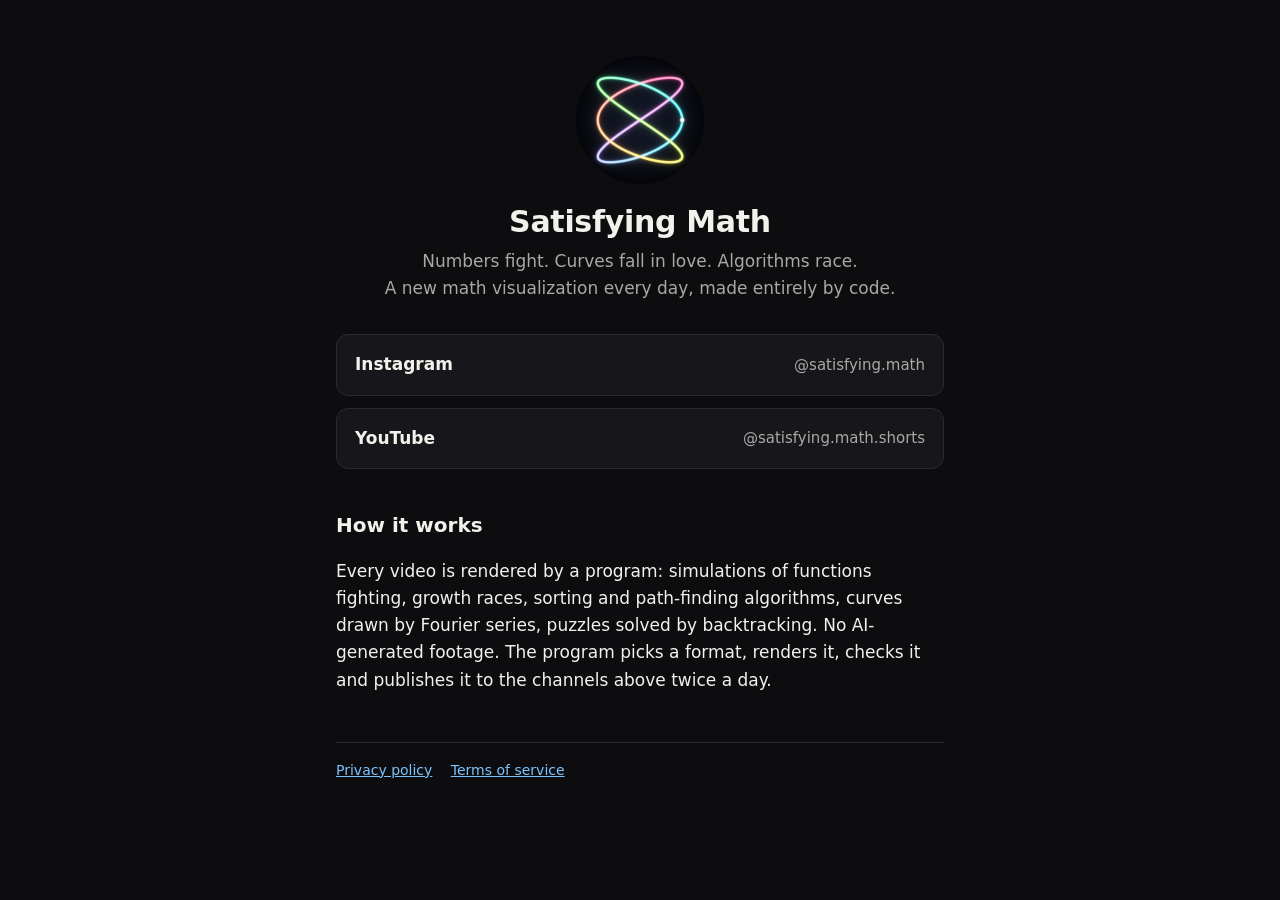
<file: index.html>
<!doctype html>
<html lang="en">
<head>
<meta charset="utf-8">
<meta name="viewport" content="width=device-width, initial-scale=1">
<title>Satisfying Math</title>
<meta name="description" content="Numbers fight. Curves fall in love. Algorithms race. A new math visualization every day, made entirely by code.">
<link rel="icon" href="logo-120.png">
<link rel="stylesheet" href="style.css">
</head>
<body>
<main>
  <section class="hero">
    <img src="logo.png" alt="Satisfying Math logo">
    <h1>Satisfying Math</h1>
    <p class="tagline">Numbers fight. Curves fall in love. Algorithms race.<br>A new math visualization every day, made entirely by code.</p>
  </section>
  <ul class="links">
    <li><a href="https://www.instagram.com/satisfying.math/">Instagram <span>@satisfying.math</span></a></li>
    <li><a href="https://www.youtube.com/@satisfying.math.shorts">YouTube <span>@satisfying.math.shorts</span></a></li>
  </ul>
  <h2>How it works</h2>
  <p>Every video is rendered by a program: simulations of functions fighting, growth races, sorting and path-finding
    algorithms, curves drawn by Fourier series, puzzles solved by backtracking. No AI-generated footage. The program
    picks a format, renders it, checks it and publishes it to the channels above twice a day.</p>
  <footer>
    <a href="privacy.html">Privacy policy</a>
    <a href="terms.html">Terms of service</a>
  </footer>
</main>
</body>
</html>
</file>
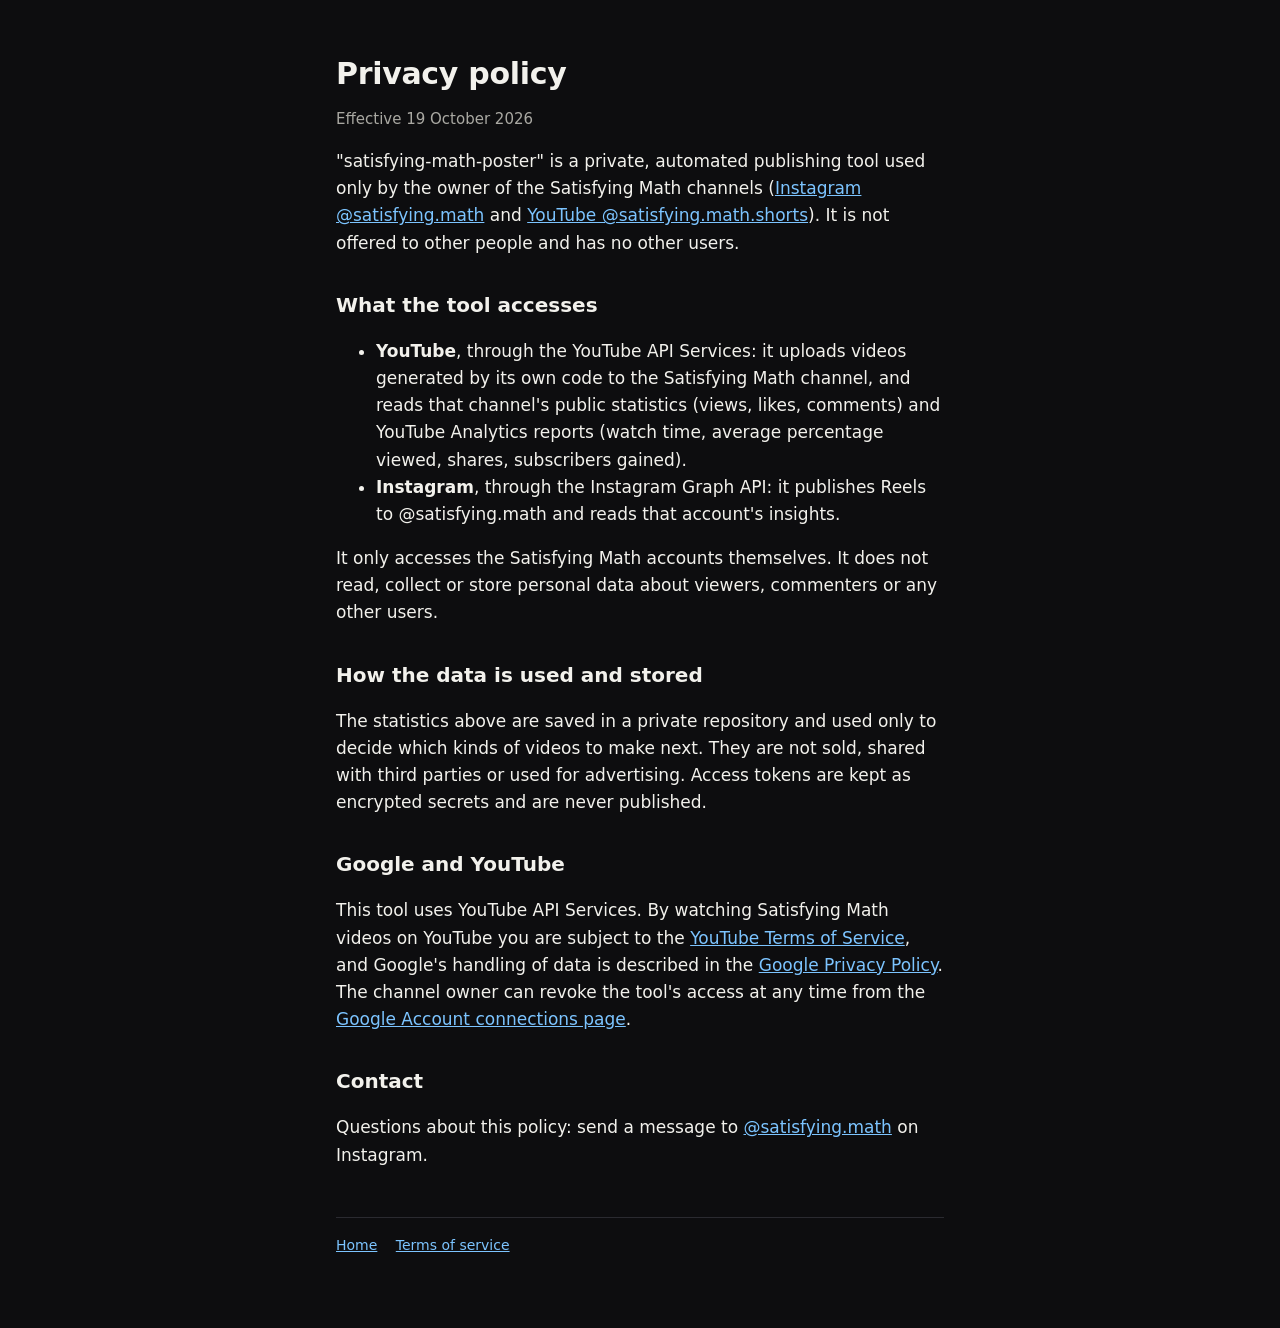
<file: privacy.html>
<!doctype html>
<html lang="en">
<head>
<meta charset="utf-8">
<meta name="viewport" content="width=device-width, initial-scale=1">
<title>Privacy Policy · Satisfying Math</title>
<link rel="icon" href="logo-120.png">
<link rel="stylesheet" href="style.css">
</head>
<body>
<main>
  <h1>Privacy policy</h1>
  <p class="muted">Effective 19 October 2026</p>

  <p>"satisfying-math-poster" is a private, automated publishing tool used only by the owner of the Satisfying Math
    channels (<a href="https://www.instagram.com/satisfying.math/">Instagram @satisfying.math</a> and
    <a href="https://www.youtube.com/@satisfying.math.shorts">YouTube @satisfying.math.shorts</a>). It is not offered to
    other people and has no other users.</p>

  <h2>What the tool accesses</h2>
  <ul>
    <li><strong>YouTube</strong>, through the YouTube API Services: it uploads videos generated by its own code to the
      Satisfying Math channel, and reads that channel's public statistics (views, likes, comments) and YouTube Analytics
      reports (watch time, average percentage viewed, shares, subscribers gained).</li>
    <li><strong>Instagram</strong>, through the Instagram Graph API: it publishes Reels to @satisfying.math and reads
      that account's insights.</li>
  </ul>
  <p>It only accesses the Satisfying Math accounts themselves. It does not read, collect or store personal data about
    viewers, commenters or any other users.</p>

  <h2>How the data is used and stored</h2>
  <p>The statistics above are saved in a private repository and used only to decide which kinds of videos to make
    next. They are not sold, shared with third parties or used for advertising. Access tokens are kept as encrypted
    secrets and are never published.</p>

  <h2>Google and YouTube</h2>
  <p>This tool uses YouTube API Services. By watching Satisfying Math videos on YouTube you are subject to the
    <a href="https://www.youtube.com/t/terms">YouTube Terms of Service</a>, and Google's handling of data is described in the
    <a href="https://policies.google.com/privacy">Google Privacy Policy</a>. The channel owner can revoke the tool's
    access at any time from the <a href="https://myaccount.google.com/connections">Google Account connections page</a>.</p>

  <h2>Contact</h2>
  <p>Questions about this policy: send a message to <a href="https://www.instagram.com/satisfying.math/">@satisfying.math</a>
    on Instagram.</p>

  <footer>
    <a href="index.html">Home</a>
    <a href="terms.html">Terms of service</a>
  </footer>
</main>
</body>
</html>
</file>
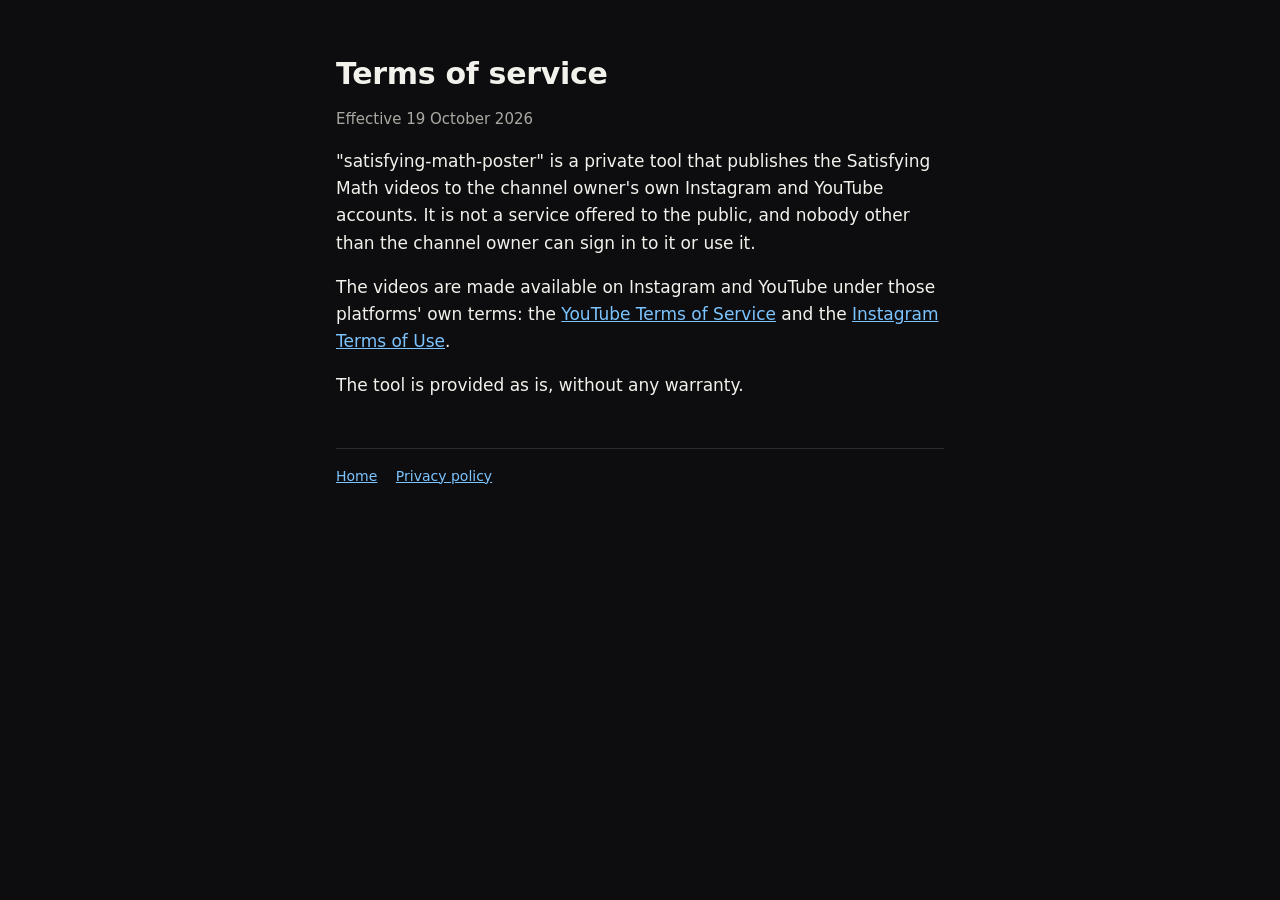
<file: terms.html>
<!doctype html>
<html lang="en">
<head>
<meta charset="utf-8">
<meta name="viewport" content="width=device-width, initial-scale=1">
<title>Terms of Service · Satisfying Math</title>
<link rel="icon" href="logo-120.png">
<link rel="stylesheet" href="style.css">
</head>
<body>
<main>
  <h1>Terms of service</h1>
  <p class="muted">Effective 19 October 2026</p>
  <p>"satisfying-math-poster" is a private tool that publishes the Satisfying Math videos to the channel owner's own
    Instagram and YouTube accounts. It is not a service offered to the public, and nobody other than the channel owner
    can sign in to it or use it.</p>
  <p>The videos are made available on Instagram and YouTube under those platforms' own terms:
    the <a href="https://www.youtube.com/t/terms">YouTube Terms of Service</a> and the
    <a href="https://help.instagram.com/581066165581870">Instagram Terms of Use</a>.</p>
  <p>The tool is provided as is, without any warranty.</p>
  <footer>
    <a href="index.html">Home</a>
    <a href="privacy.html">Privacy policy</a>
  </footer>
</main>
</body>
</html>
</file>
<file: style.css>
:root {
  --bg: #0d0d0f;
  --surface: #17171b;
  --ink: #f2f1ec;
  --ink-2: #a9a8a2;
  --line: #2a2a30;
  --accent: #7cc4ff;
  color-scheme: dark;
}
* { box-sizing: border-box; }
html { -webkit-text-size-adjust: 100%; }
body {
  margin: 0;
  background: var(--bg);
  color: var(--ink);
  font: 17px/1.6 "Inter", system-ui, -apple-system, "Segoe UI", Roboto, sans-serif;
}
main { max-width: 640px; margin: 0 auto; padding: 56px 16px 72px; }
a { color: var(--accent); }
.hero { text-align: center; }
.hero img { width: 128px; height: 128px; border-radius: 50%; display: block; margin: 0 auto 20px; }
h1 { font-size: 30px; line-height: 1.2; margin: 0 0 8px; letter-spacing: -0.01em; }
.tagline { color: var(--ink-2); margin: 0 0 32px; }
.links { display: grid; gap: 12px; margin: 0 0 40px; padding: 0; list-style: none; }
.links a {
  display: flex; justify-content: space-between; align-items: center;
  padding: 16px 18px; border: 1px solid var(--line); border-radius: 12px;
  background: var(--surface); color: var(--ink); text-decoration: none; font-weight: 600;
}
.links a:hover { border-color: var(--accent); }
.links span { color: var(--ink-2); font-weight: 400; font-size: 15px; }
h2 { font-size: 20px; margin: 32px 0 8px; }
p, li { color: var(--ink); }
.muted { color: var(--ink-2); font-size: 15px; }
footer { margin-top: 48px; padding-top: 16px; border-top: 1px solid var(--line); font-size: 14px; color: var(--ink-2); }
footer a { margin-right: 14px; }
</file>
